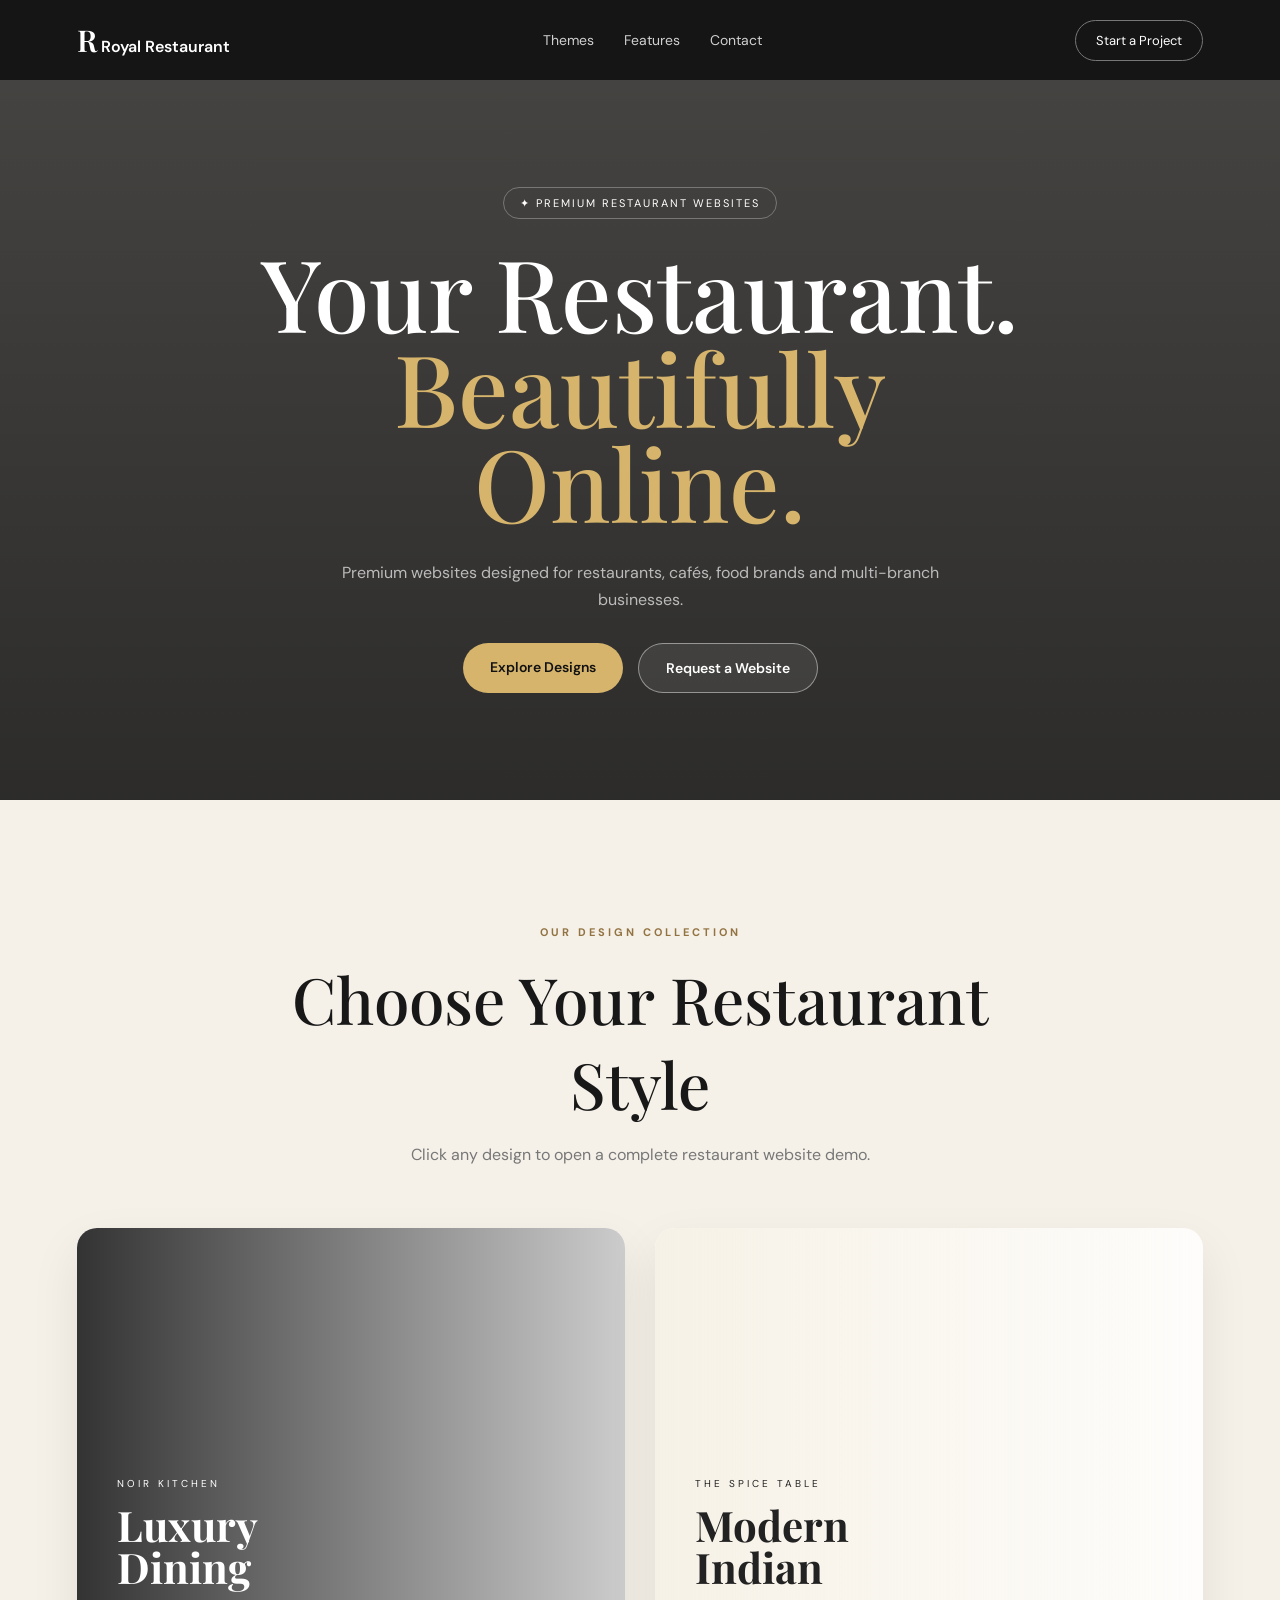
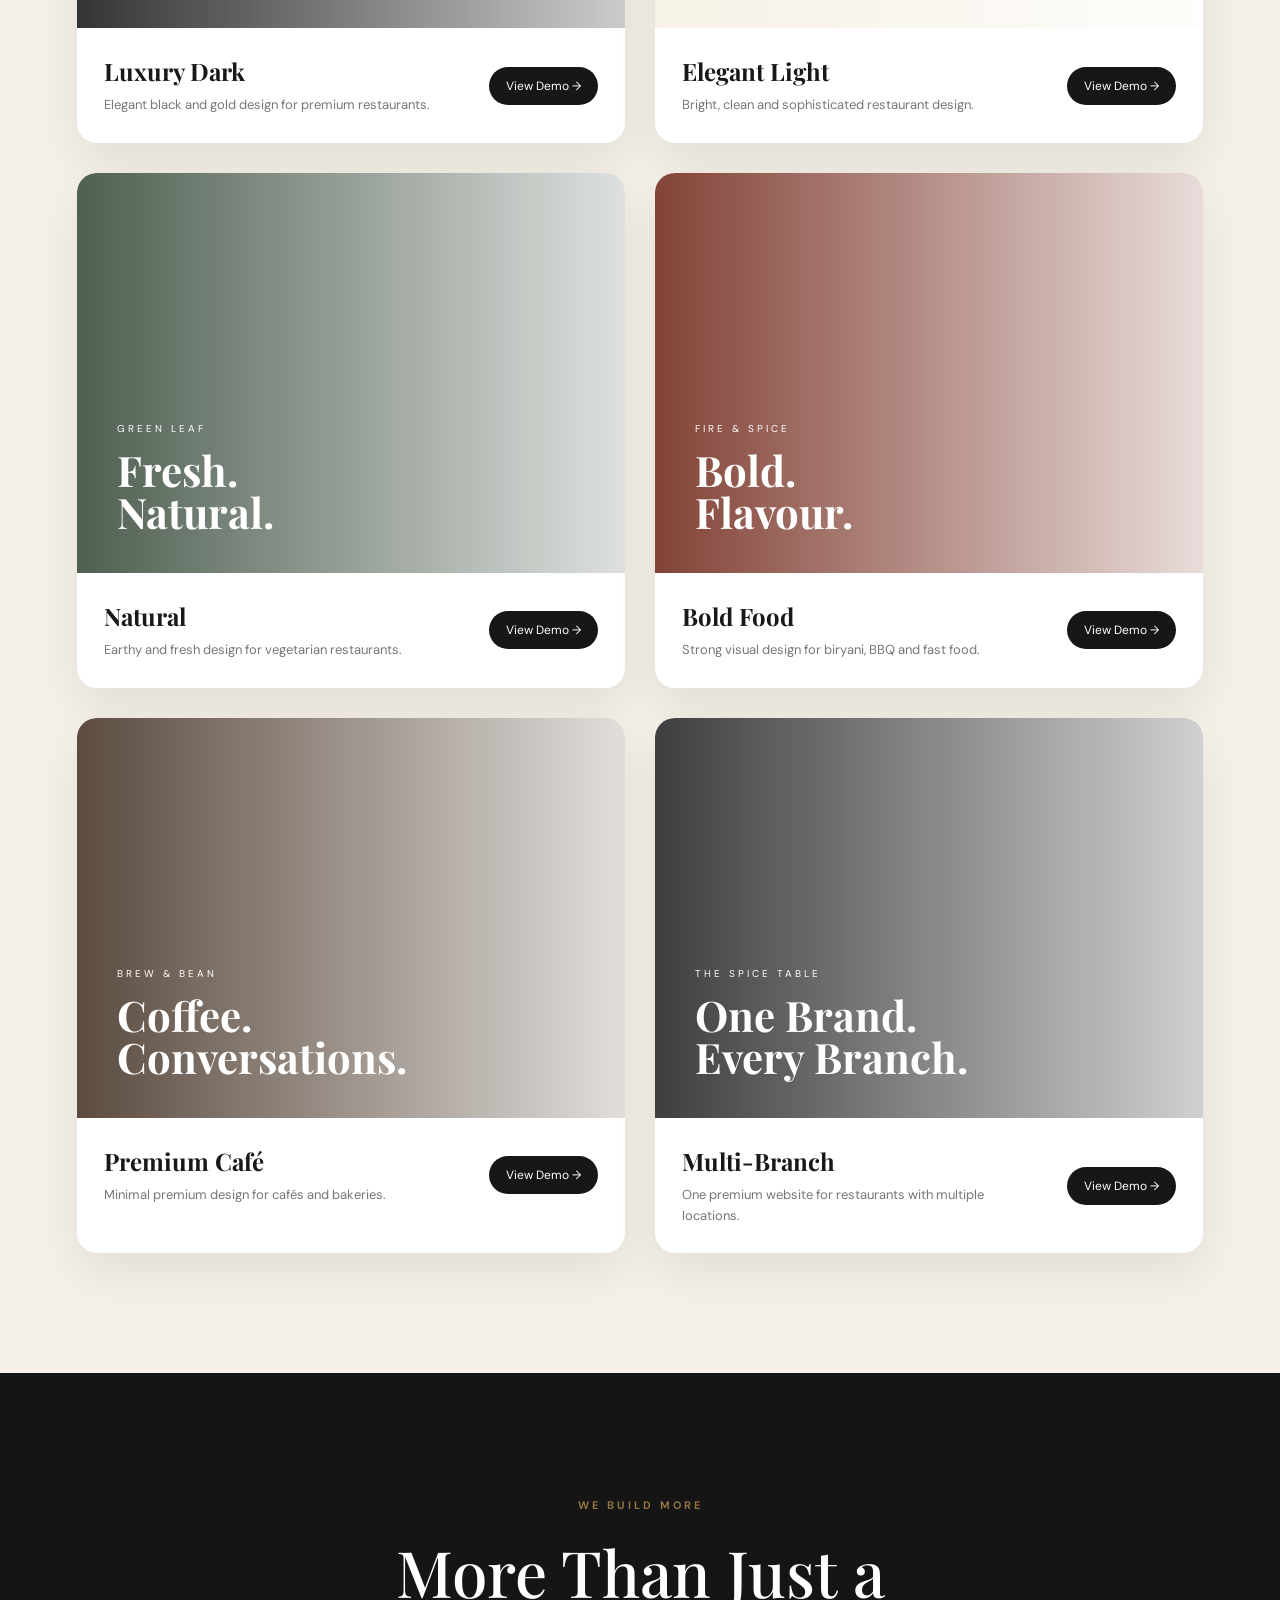
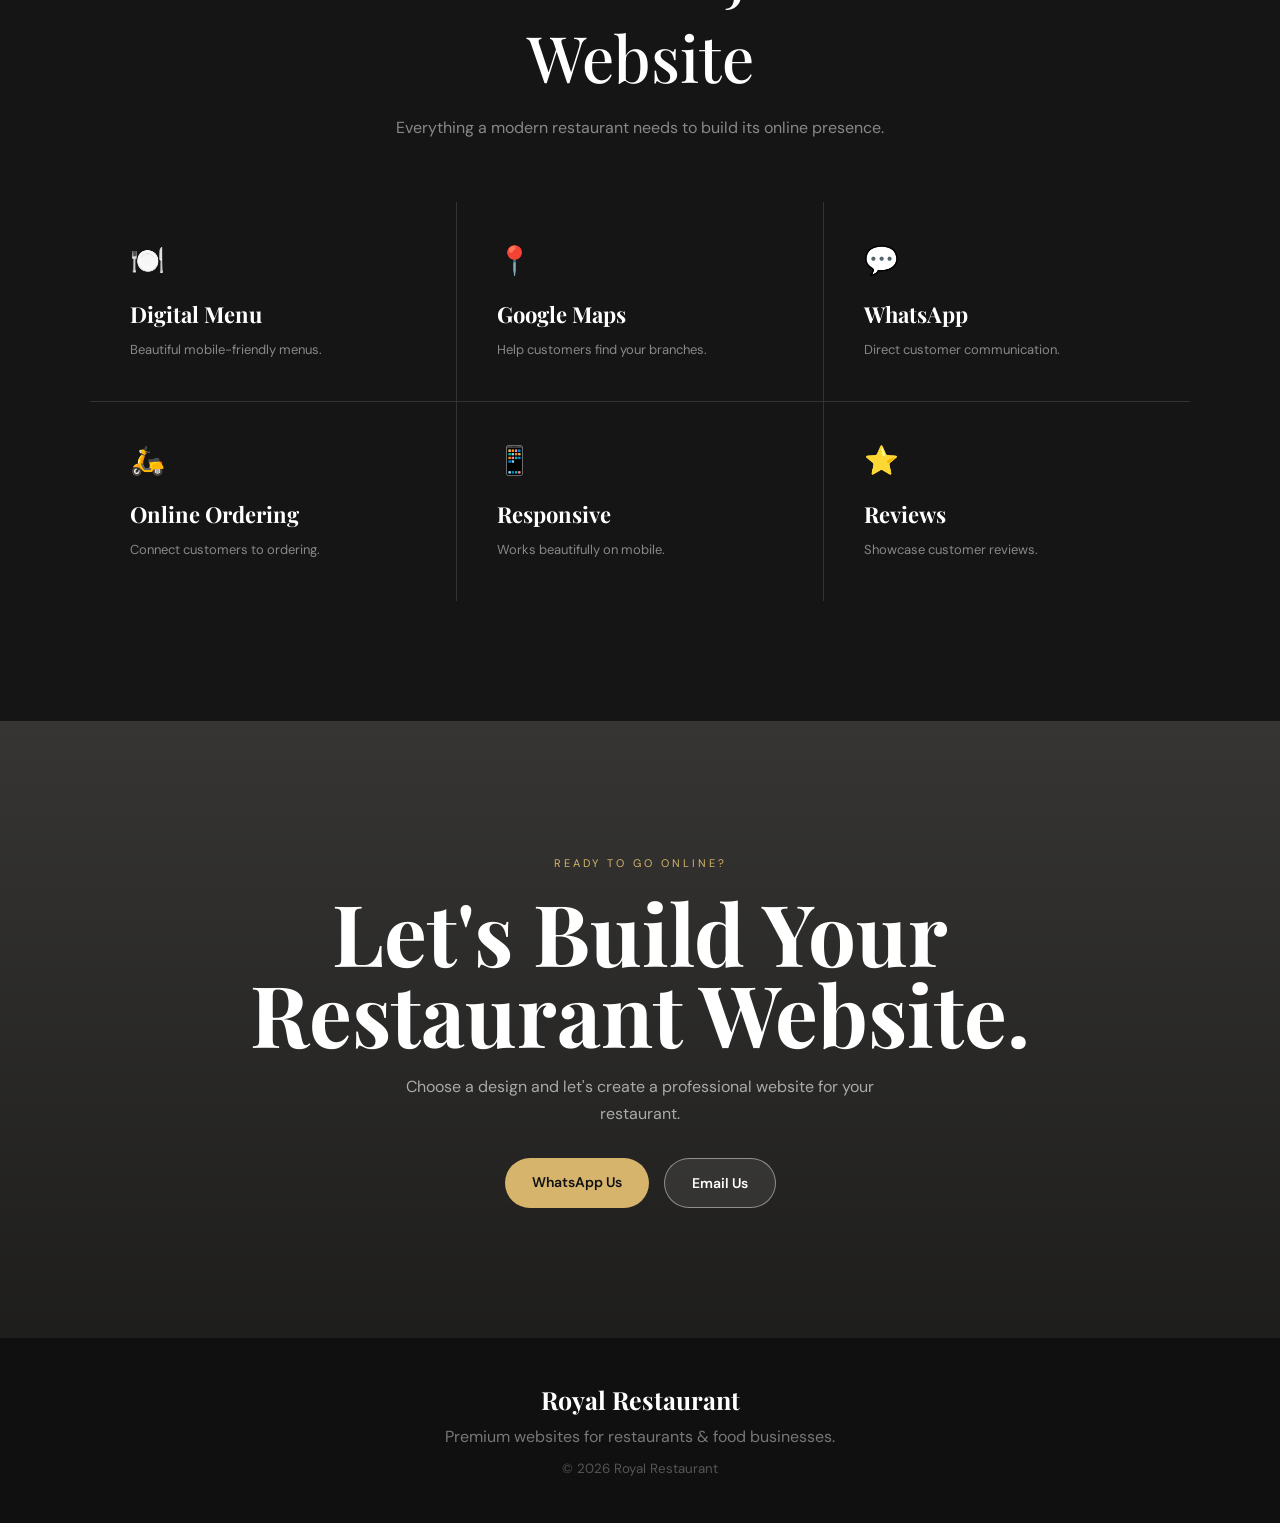
<file: index.html>
<!DOCTYPE html>
<html lang="en">
<head>
    <meta charset="UTF-8">
    <meta name="viewport" content="width=device-width, initial-scale=1.0">
    <title>
        Royal Restaurant| Premium Restaurant Websites
    </title>
    <!-- Google Fonts -->
    <link rel="preconnect" href="https://fonts.googleapis.com">
    <link rel="preconnect" href="https://fonts.gstatic.com" crossorigin>
    <link
        href="https://fonts.googleapis.com/css2?family=DM+Sans:wght@400;500;600;700&family=Playfair+Display:wght@500;600;700&display=swap"
        rel="stylesheet">
    <!-- Main CSS -->
    <link rel="stylesheet" href="style.css">
</head>
<body>
    <!-- =========================
         NAVIGATION
    ========================== -->

    <header class="navbar">

        <a href="index.html" class="logo">
            <span>R</span>
            Royal Restaurant
        </a>

        <nav>
            <a href="#themes">
                Themes
            </a>
            <a href="#features">
                Features
            </a>
            <a href="#contact">
                Contact
            </a>
        </nav>

        <a href="#contact" class="nav-button">
            Start a Project
        </a>

        <!-- Hamburger toggle button -->
        <button id="mobileMenuToggle" class="mobile-menu-toggle" type="button" aria-label="Toggle navigation menu" aria-expanded="false" aria-controls="mobileNavDrawer">
            <span class="hamburger-bar"></span>
            <span class="hamburger-bar"></span>
            <span class="hamburger-bar"></span>
        </button>
    </header>
    <!-- MOBILE NAVIGATION OVERLAY & DRAWER -->
    <div id="mobileNavBackdrop" class="mobile-nav-backdrop" aria-hidden="true"></div>
    <div id="mobileNavDrawer" class="mobile-nav-drawer" role="dialog" aria-modal="true" aria-label="Mobile Navigation">
        <div class="mobile-nav-header">
            <a href="index.html" class="logo">
                <span>R</span> Royal Restaurant
            </a>
            <button id="closeMobileMenuBtn" class="mobile-nav-close-btn" type="button" aria-label="Close navigation menu">&times;</button>
        </div>
        <nav class="mobile-nav-links">
            <a href="#themes" class="mobile-nav-link"><span>Themes</span><span class="link-arrow">→</span></a>
            <a href="#features" class="mobile-nav-link"><span>Features</span><span class="link-arrow">→</span></a>
            <a href="#contact" class="mobile-nav-link"><span>Contact</span><span class="link-arrow">→</span></a>
        </nav>
        <div class="mobile-nav-footer">
            <a href="#contact" class="mobile-nav-cta">Start a Project</a>
        </div>
    </div>
    <!-- =========================
         HERO
    ========================== -->

    <section class="hero">

        <div class="hero-content">


            <div class="badge">

                ✦ PREMIUM RESTAURANT WEBSITES

            </div>


            <h1>

                Your Restaurant.
                <br>

                <span>
                    Beautifully Online.
                </span>

            </h1>


            <p>

                Premium websites designed for restaurants,
                cafés, food brands and multi-branch businesses.

            </p>


            <div class="hero-buttons">


                <a href="#themes" class="button primary">

                    Explore Designs

                </a>


                <a href="#contact" class="button secondary">

                    Request a Website

                </a>


            </div>

        </div>

    </section>



    <!-- =========================
         DESIGN COLLECTION
    ========================== -->

    <section id="themes" class="section">


        <div class="section-heading">


            <span>
                OUR DESIGN COLLECTION
            </span>


            <h2>

                Choose Your Restaurant Style

            </h2>


            <p>

                Click any design to open a complete
                restaurant website demo.

            </p>


        </div>



        <div class="theme-grid">


            <!-- =====================
                 LUXURY DARK
            ====================== -->

            <article class="theme-card">


                <div class="theme-preview luxury-preview">


                    <div>

                        <small>
                            NOIR KITCHEN
                        </small>


                        <h3>

                            Luxury
                            <br>
                            Dining

                        </h3>

                    </div>


                </div>



                <div class="theme-info">


                    <div>

                        <h3>
                            Luxury Dark
                        </h3>


                        <p>

                            Elegant black and gold design
                            for premium restaurants.

                        </p>

                    </div>


                    <a href="luxury-dark.html" class="demo-button">

                        View Demo →

                    </a>


                </div>


            </article>



            <!-- =====================
                 ELEGANT LIGHT
            ====================== -->

            <article class="theme-card">


                <div class="theme-preview light-preview">


                    <div>

                        <small>
                            THE SPICE TABLE
                        </small>


                        <h3>

                            Modern
                            <br>
                            Indian

                        </h3>

                    </div>


                </div>



                <div class="theme-info">


                    <div>

                        <h3>
                            Elegant Light
                        </h3>


                        <p>

                            Bright, clean and sophisticated
                            restaurant design.

                        </p>

                    </div>


                    <a href="elegant-light.html" class="demo-button">

                        View Demo →

                    </a>


                </div>


            </article>



            <!-- =====================
                 NATURAL
            ====================== -->

            <article class="theme-card">


                <div class="theme-preview natural-preview">


                    <div>

                        <small>
                            GREEN LEAF
                        </small>


                        <h3>

                            Fresh.
                            <br>
                            Natural.

                        </h3>

                    </div>


                </div>
                <div class="theme-info">
                    <div>
                        <h3>
                            Natural
                        </h3>
                        <p>
                            Earthy and fresh design for
                            vegetarian restaurants.
                        </p>
                    </div>
                    <a href="natural.html" class="demo-button">

                        View Demo →

                    </a>


                </div>


            </article>

            <!-- =====================
                 BOLD FOOD
            ====================== -->

            <article class="theme-card">


                <div class="theme-preview bold-preview">


                    <div>

                        <small>
                            FIRE & SPICE
                        </small>


                        <h3>

                            Bold.
                            <br>
                            Flavour.

                        </h3>

                    </div>


                </div>



                <div class="theme-info">


                    <div>

                        <h3>
                            Bold Food
                        </h3>


                        <p>

                            Strong visual design for
                            biryani, BBQ and fast food.

                        </p>

                    </div>


                    <a href="bold-food.html" class="demo-button">

                        View Demo →

                    </a>


                </div>


            </article>



            <!-- =====================
                 PREMIUM CAFE
            ====================== -->

            <article class="theme-card">


                <div class="theme-preview cafe-preview">


                    <div>

                        <small>
                            BREW & BEAN
                        </small>


                        <h3>

                            Coffee.
                            <br>
                            Conversations.

                        </h3>

                    </div>


                </div>



                <div class="theme-info">


                    <div>

                        <h3>
                            Premium Café
                        </h3>


                        <p>

                            Minimal premium design for
                            cafés and bakeries.

                        </p>

                    </div>


                    <a href="premium-cafe.html" class="demo-button">

                        View Demo →

                    </a>


                </div>


            </article>



            <!-- =====================
                 MULTI-BRANCH
            ====================== -->

            <article class="theme-card">


                <div class="theme-preview multi-preview">


                    <div>

                        <small>
                            THE SPICE TABLE
                        </small>


                        <h3>

                            One Brand.
                            <br>
                            Every Branch.

                        </h3>

                    </div>


                </div>



                <div class="theme-info">


                    <div>

                        <h3>
                            Multi-Branch
                        </h3>


                        <p>

                            One premium website for restaurants
                            with multiple locations.

                        </p>

                    </div>
                    <a href="multi-branch/index.html" class="demo-button">
                        View Demo →
                    </a>
                </div>
            </article>
        </div>
    </section>

    <!-- =========================
         FEATURES
    ========================== -->

    <section id="features" class="features-section">


        <div class="section-heading light-heading">


            <span>
                WE BUILD MORE
            </span>


            <h2>

                More Than Just a Website

            </h2>


            <p>

                Everything a modern restaurant needs
                to build its online presence.

            </p>


        </div>



        <div class="features-grid">


            <div class="feature">

                <div class="feature-icon">
                    🍽️
                </div>

                <h3>
                    Digital Menu
                </h3>

                <p>
                    Beautiful mobile-friendly menus.
                </p>

            </div>



            <div class="feature">

                <div class="feature-icon">
                    📍
                </div>

                <h3>
                    Google Maps
                </h3>

                <p>
                    Help customers find your branches.
                </p>

            </div>



            <div class="feature">

                <div class="feature-icon">
                    💬
                </div>

                <h3>
                    WhatsApp
                </h3>

                <p>
                    Direct customer communication.
                </p>

            </div>



            <div class="feature">

                <div class="feature-icon">
                    🛵
                </div>

                <h3>
                    Online Ordering
                </h3>

                <p>
                    Connect customers to ordering.
                </p>

            </div>



            <div class="feature">

                <div class="feature-icon">
                    📱
                </div>

                <h3>
                    Responsive
                </h3>

                <p>
                    Works beautifully on mobile.
                </p>

            </div>



            <div class="feature">

                <div class="feature-icon">
                    ⭐
                </div>

                <h3>
                    Reviews
                </h3>

                <p>
                    Showcase customer reviews.
                </p>

            </div>


        </div>

    </section>




    <!-- =========================
         CONTACT / CTA
    ========================== -->

    <section id="contact" class="cta-section">


        <span>

            READY TO GO ONLINE?

        </span>


        <h2>

            Let's Build Your
            <br>

            Restaurant Website.

        </h2>


        <p>

            Choose a design and let's create a
            professional website for your restaurant.

        </p>



        <div class="hero-buttons">


            <a href="https://wa.me/918778960660?text=Hi%2C%20I%20am%20interested%20in%20a%20restaurant%20website."
                target="_blank" rel="noopener noreferrer" class="button primary">

                WhatsApp Us

            </a>


            <a href="mailto:splohith07@gmail.com" class="button secondary">

                Email Us

            </a>


        </div>


    </section>



    <!-- =========================
         FOOTER
    ========================== -->

    <footer>


        <h3>
            Royal Restaurant
        </h3>
        <p>
            Premium websites for restaurants
            & food businesses.
        </p>
        <small>
            © 2026 Royal Restaurant
        </small>
    </footer>
    <!-- JavaScript -->
    <script src="script.js"></script>
</body>

</html>
</file>
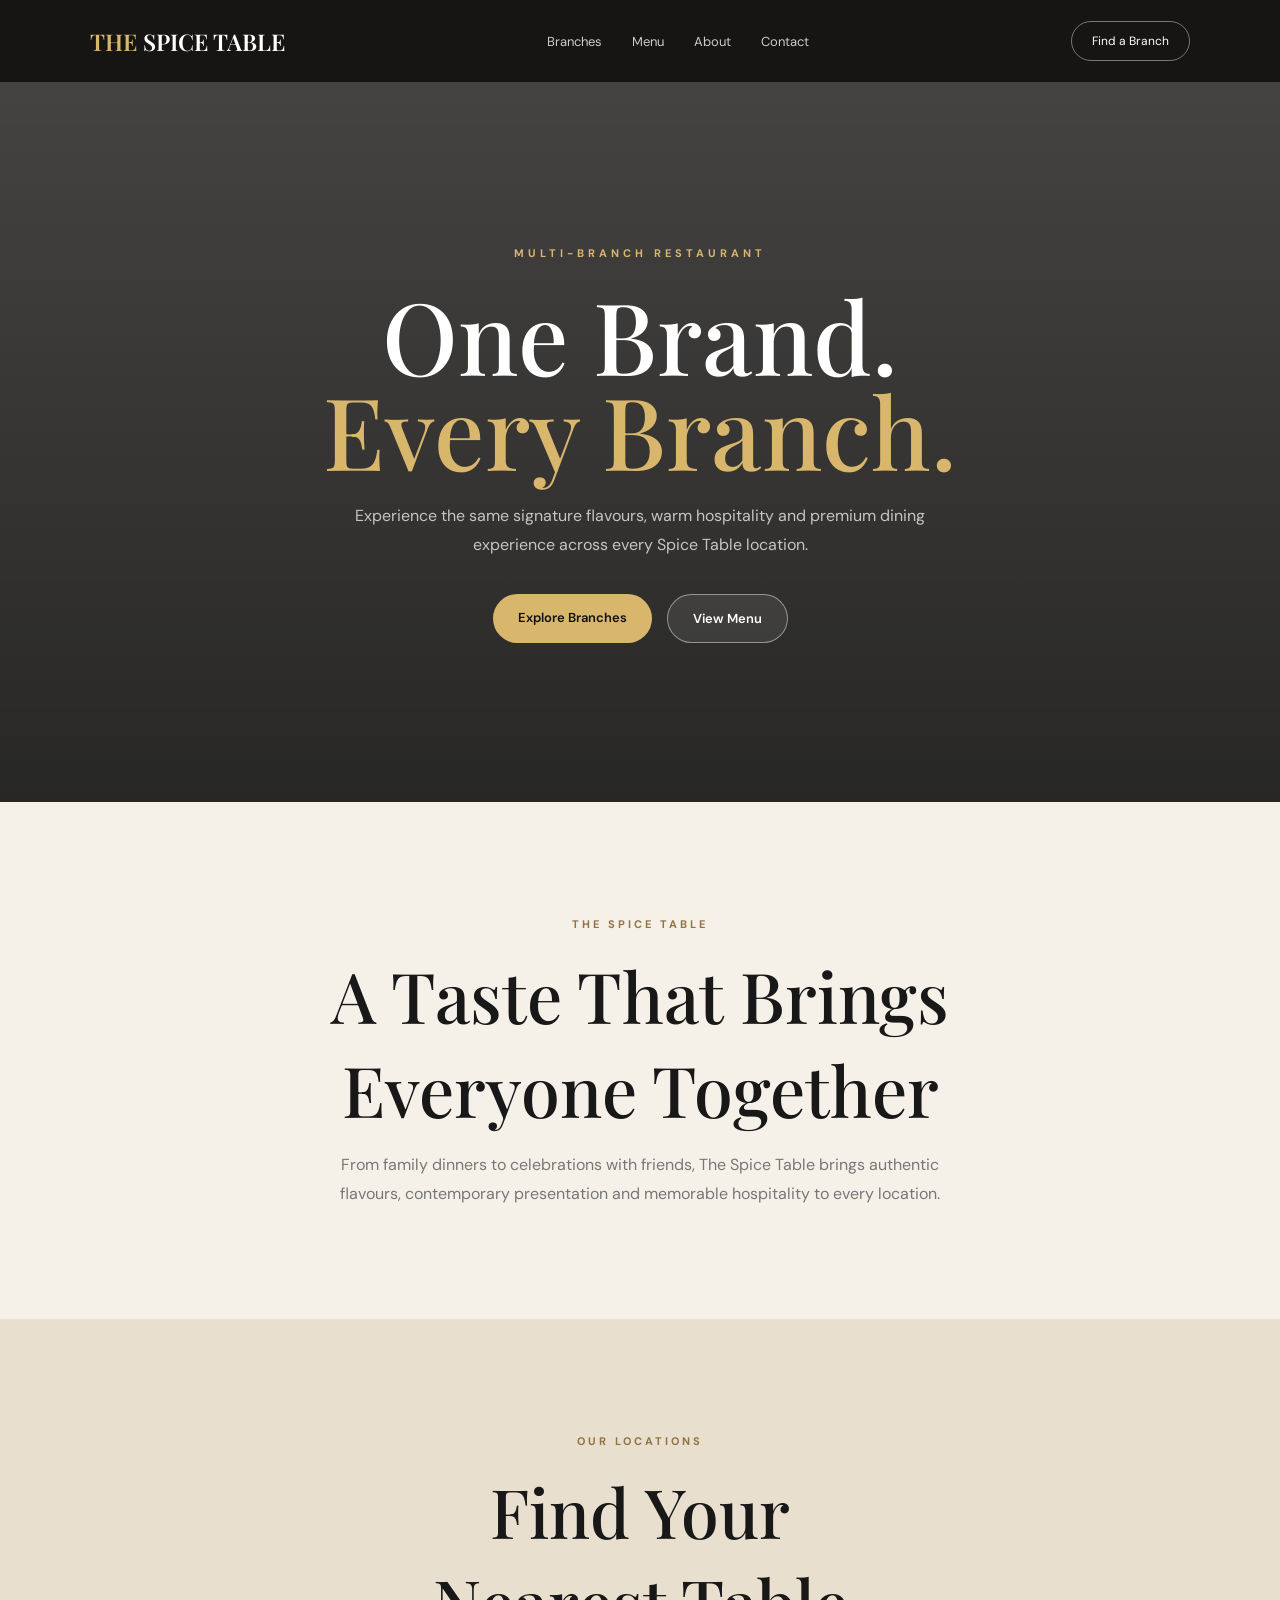
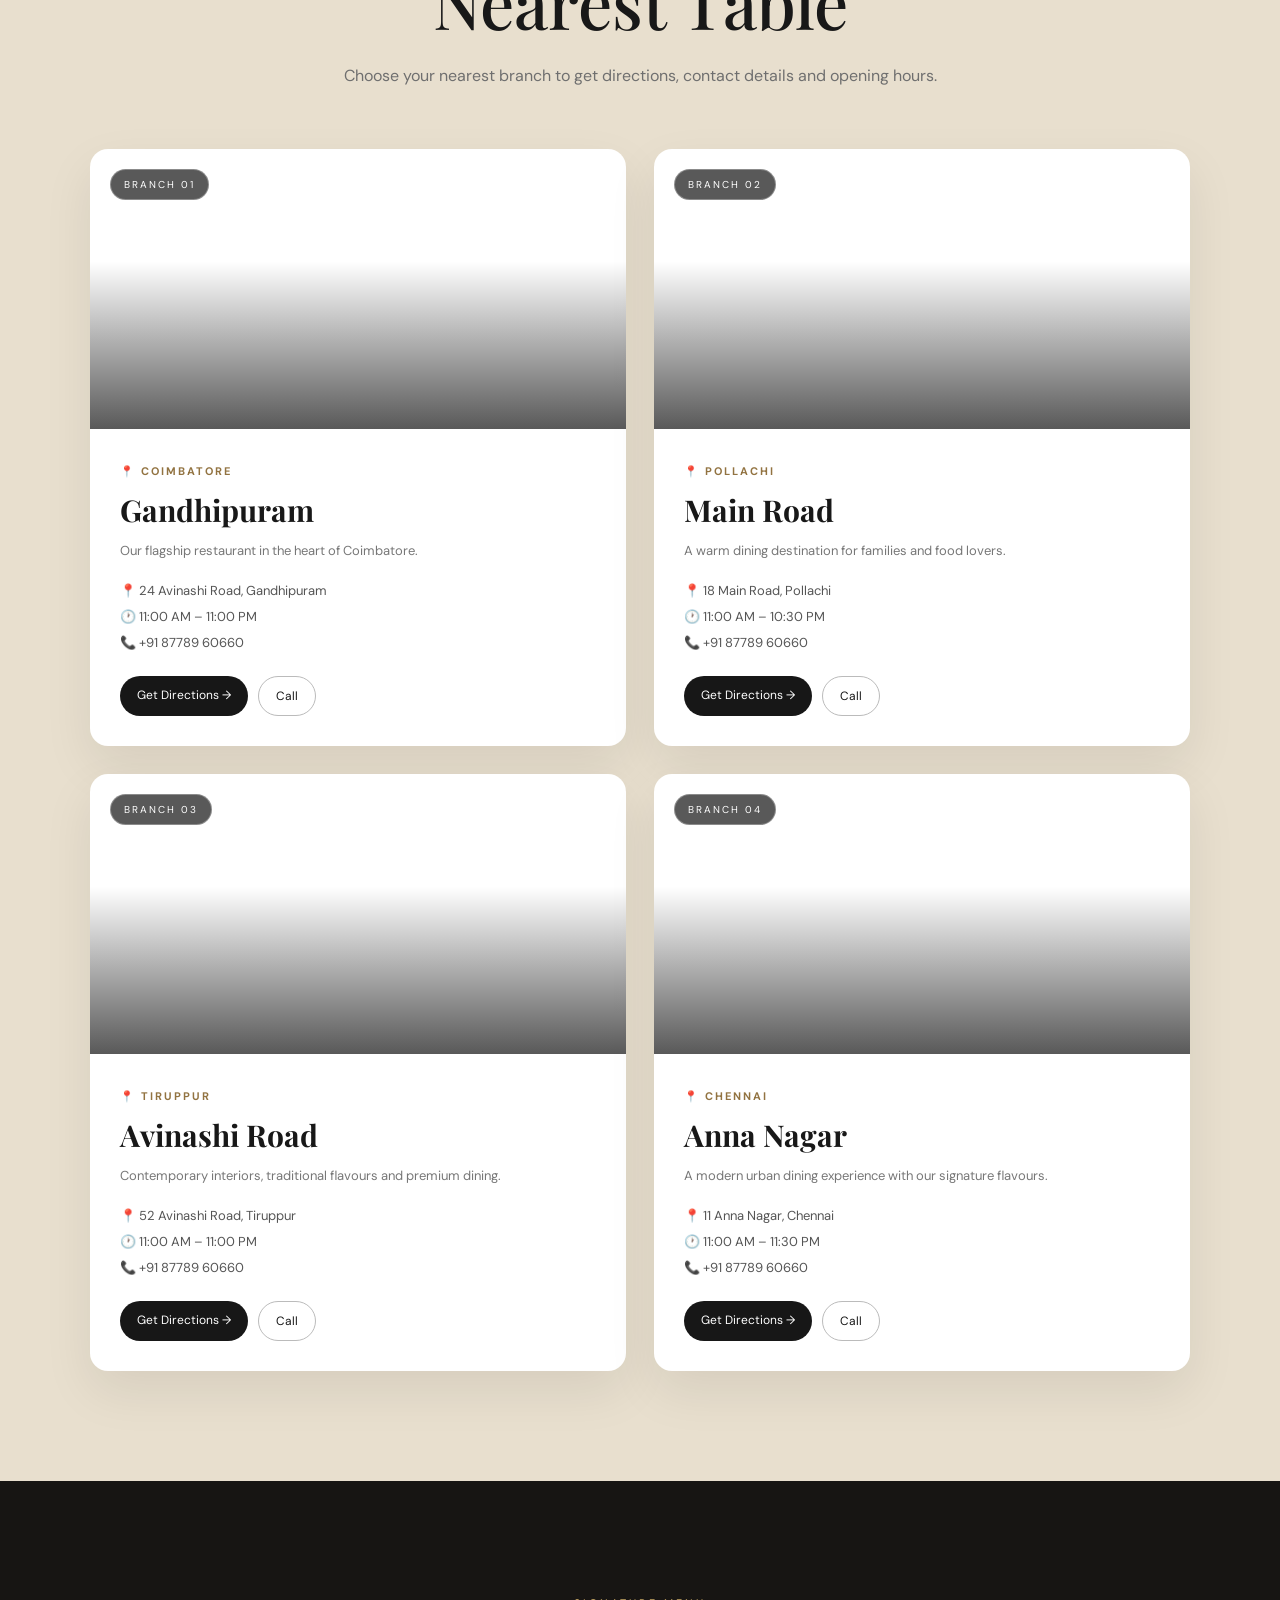
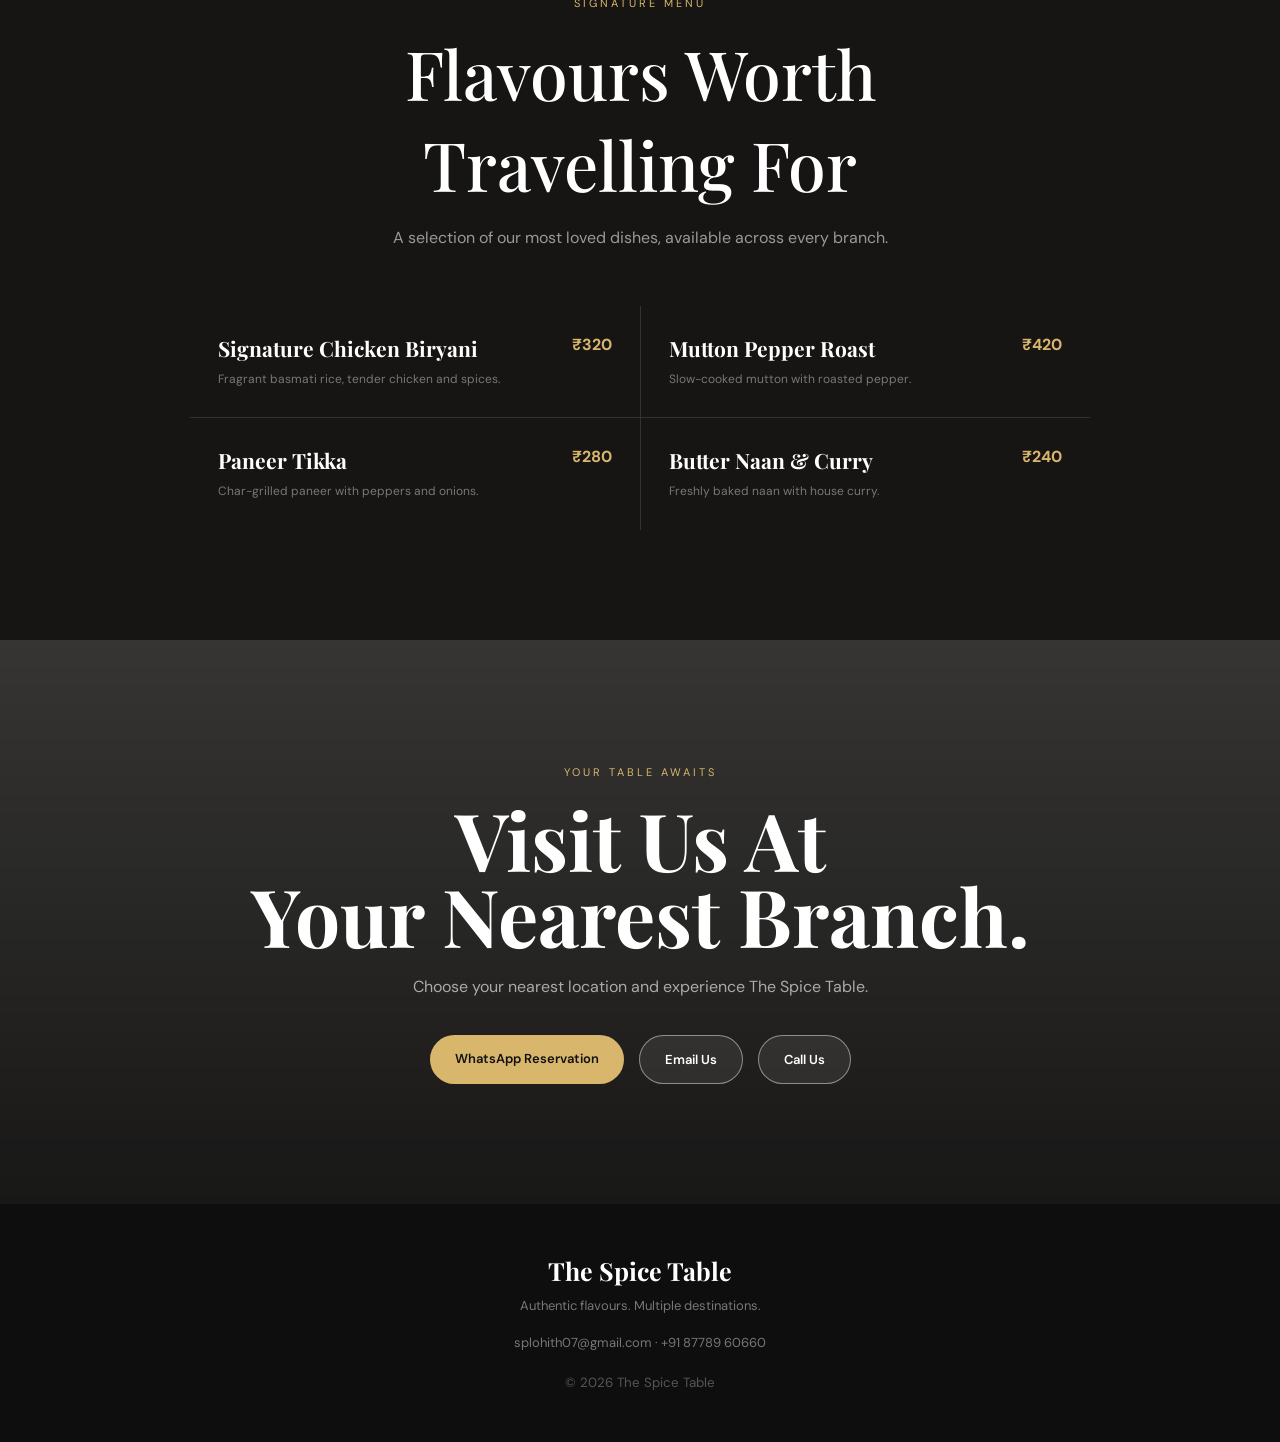
<file: multi-branch/index.html>
<!DOCTYPE html>
<html lang="en">

<head>

    <meta charset="UTF-8">

    <meta name="viewport" content="width=device-width, initial-scale=1.0">

    <title>The Spice Table | Multi-Branch Restaurant</title>

    <meta name="description" content="The Spice Table premium multi-branch restaurant website demo.">

    <link rel="preconnect" href="https://fonts.googleapis.com">

    <link rel="preconnect" href="https://fonts.gstatic.com" crossorigin>

    <link
        href="https://fonts.googleapis.com/css2?family=DM+Sans:wght@400;500;600;700&family=Playfair+Display:wght@500;600;700&display=swap"
        rel="stylesheet">

    <link rel="stylesheet" href="multi-branch.css">

</head>


<body>


    <!-- NAVBAR -->

    <header class="navbar">

        <a href="../index.html" class="logo">
            <span>THE</span> SPICE TABLE
        </a>

        <nav>

            <a href="#branches">
                Branches
            </a>

            <a href="#menu">
                Menu
            </a>

            <a href="#about">
                About
            </a>

            <a href="#contact">
                Contact
            </a>

        </nav>

        <a href="#branches" class="nav-button">

            Find a Branch

        </a>

    </header>



    <!-- HERO -->

    <section class="hero">

        <div class="hero-content">

            <span class="eyebrow">
                MULTI-BRANCH RESTAURANT
            </span>

            <h1>

                One Brand.
                <br>

                <span>Every Branch.</span>

            </h1>

            <p>

                Experience the same signature flavours,
                warm hospitality and premium dining
                experience across every Spice Table location.

            </p>


            <div class="hero-buttons">

                <a href="#branches" class="button primary">

                    Explore Branches

                </a>


                <a href="#menu" class="button secondary">

                    View Menu

                </a>

            </div>

        </div>

    </section>



    <!-- ABOUT -->

    <section class="about" id="about">

        <span>
            THE SPICE TABLE
        </span>

        <h2>

            A Taste That Brings
            <br>
            Everyone Together

        </h2>

        <p>

            From family dinners to celebrations with friends,
            The Spice Table brings authentic flavours,
            contemporary presentation and memorable
            hospitality to every location.

        </p>

    </section>



    <!-- BRANCHES -->

    <section class="branches" id="branches">


        <div class="section-heading">

            <span>
                OUR LOCATIONS
            </span>

            <h2>

                Find Your
                <br>
                Nearest Table

            </h2>

            <p>

                Choose your nearest branch to
                get directions, contact details
                and opening hours.

            </p>

        </div>



        <div class="branch-grid">


            <!-- BRANCH 1 -->

            <article class="branch-card">

                <div class="branch-image coimbatore">

                    <span class="branch-number">
                        BRANCH 01
                    </span>

                </div>


                <div class="branch-content">

                    <span class="location">
                        📍 COIMBATORE
                    </span>

                    <h3>
                        Gandhipuram
                    </h3>

                    <p>

                        Our flagship restaurant in
                        the heart of Coimbatore.

                    </p>


                    <div class="details">

                        <div>
                            📍 24 Avinashi Road,
                            Gandhipuram
                        </div>

                        <div>
                            🕐 11:00 AM – 11:00 PM
                        </div>

                        <div>
                            📞 +91 87789 60660
                        </div>

                    </div>


                    <div class="actions">

                        <a href="https://www.google.com/maps/search/?api=1&query=Gandhipuram+Coimbatore" target="_blank"
                            rel="noopener noreferrer" class="branch-button">

                            Get Directions →

                        </a>


                        <a href="tel:+918778960660" class="branch-button outline">

                            Call

                        </a>

                    </div>

                </div>

            </article>



            <!-- BRANCH 2 -->

            <article class="branch-card">

                <div class="branch-image pollachi">

                    <span class="branch-number">
                        BRANCH 02
                    </span>

                </div>


                <div class="branch-content">

                    <span class="location">
                        📍 POLLACHI
                    </span>

                    <h3>
                        Main Road
                    </h3>

                    <p>

                        A warm dining destination
                        for families and food lovers.

                    </p>


                    <div class="details">

                        <div>
                            📍 18 Main Road,
                            Pollachi
                        </div>

                        <div>
                            🕐 11:00 AM – 10:30 PM
                        </div>

                        <div>
                            📞 +91 87789 60660
                        </div>

                    </div>


                    <div class="actions">

                        <a href="https://www.google.com/maps/search/?api=1&query=Main+Road+Pollachi" target="_blank"
                            rel="noopener noreferrer" class="branch-button">

                            Get Directions →

                        </a>


                        <a href="tel:+918778960660" class="branch-button outline">

                            Call

                        </a>

                    </div>

                </div>

            </article>



            <!-- BRANCH 3 -->

            <article class="branch-card">

                <div class="branch-image tiruppur">

                    <span class="branch-number">
                        BRANCH 03
                    </span>

                </div>


                <div class="branch-content">

                    <span class="location">
                        📍 TIRUPPUR
                    </span>

                    <h3>
                        Avinashi Road
                    </h3>

                    <p>

                        Contemporary interiors,
                        traditional flavours and
                        premium dining.

                    </p>


                    <div class="details">

                        <div>
                            📍 52 Avinashi Road,
                            Tiruppur
                        </div>

                        <div>
                            🕐 11:00 AM – 11:00 PM
                        </div>

                        <div>
                            📞 +91 87789 60660
                        </div>

                    </div>


                    <div class="actions">

                        <a href="https://www.google.com/maps/search/?api=1&query=Avinashi+Road+Tiruppur" target="_blank"
                            rel="noopener noreferrer" class="branch-button">

                            Get Directions →

                        </a>


                        <a href="tel:+918778960660" class="branch-button outline">

                            Call

                        </a>

                    </div>

                </div>

            </article>



            <!-- BRANCH 4 -->

            <article class="branch-card">

                <div class="branch-image chennai">

                    <span class="branch-number">
                        BRANCH 04
                    </span>

                </div>


                <div class="branch-content">

                    <span class="location">
                        📍 CHENNAI
                    </span>

                    <h3>
                        Anna Nagar
                    </h3>

                    <p>

                        A modern urban dining experience
                        with our signature flavours.

                    </p>


                    <div class="details">

                        <div>
                            📍 11 Anna Nagar,
                            Chennai
                        </div>

                        <div>
                            🕐 11:00 AM – 11:30 PM
                        </div>

                        <div>
                            📞 +91 87789 60660
                        </div>

                    </div>


                    <div class="actions">

                        <a href="https://www.google.com/maps/search/?api=1&query=Anna+Nagar+Chennai" target="_blank"
                            rel="noopener noreferrer" class="branch-button">

                            Get Directions →

                        </a>


                        <a href="tel:+918778960660" class="branch-button outline">

                            Call

                        </a>

                    </div>

                </div>

            </article>


        </div>

    </section>



    <!-- MENU -->

    <section class="menu-section" id="menu">

        <span>
            SIGNATURE MENU
        </span>

        <h2>

            Flavours Worth
            <br>
            Travelling For

        </h2>

        <p>

            A selection of our most loved dishes,
            available across every branch.

        </p>


        <div class="menu-grid">


            <div class="menu-item">

                <div>

                    <h3>
                        Signature Chicken Biryani
                    </h3>

                    <p>
                        Fragrant basmati rice,
                        tender chicken and spices.
                    </p>

                </div>

                <strong>
                    ₹320
                </strong>

            </div>



            <div class="menu-item">

                <div>

                    <h3>
                        Mutton Pepper Roast
                    </h3>

                    <p>
                        Slow-cooked mutton with
                        roasted pepper.
                    </p>

                </div>

                <strong>
                    ₹420
                </strong>

            </div>



            <div class="menu-item">

                <div>

                    <h3>
                        Paneer Tikka
                    </h3>

                    <p>
                        Char-grilled paneer with
                        peppers and onions.
                    </p>

                </div>

                <strong>
                    ₹280
                </strong>

            </div>



            <div class="menu-item">

                <div>

                    <h3>
                        Butter Naan & Curry
                    </h3>

                    <p>
                        Freshly baked naan with
                        house curry.
                    </p>

                </div>

                <strong>
                    ₹240
                </strong>

            </div>


        </div>

    </section>



    <!-- CONTACT -->

    <section class="cta" id="contact">

        <span>
            YOUR TABLE AWAITS
        </span>

        <h2>

            Visit Us At
            <br>
            Your Nearest Branch.

        </h2>

        <p>

            Choose your nearest location
            and experience The Spice Table.

        </p>


        <div class="hero-buttons">

            <a href="https://wa.me/918778960660?text=Hi%2C%20I%20would%20like%20to%20make%20a%20reservation."
                target="_blank" rel="noopener noreferrer" class="button primary">

                WhatsApp Reservation

            </a>


            <a href="mailto:splohith07@gmail.com?subject=Table%20Reservation%20-%20The%20Spice%20Table"
                class="button secondary">

                Email Us

            </a>


            <a href="tel:+918778960660" class="button secondary">

                Call Us

            </a>

        </div>

    </section>



    <!-- FOOTER -->

    <footer>

        <h3>
            The Spice Table
        </h3>

        <p>
            Authentic flavours. Multiple destinations.
        </p>

        <p>
            <a href="mailto:splohith07@gmail.com">splohith07@gmail.com</a> · <a href="tel:+918778960660">+91 87789
                60660</a>
        </p>

        <small>
            © 2026 The Spice Table
        </small>

    </footer>


    <script src="multi-branch.js"></script>

</body>

</html>
</file>
<file: style.css>
* {
    margin: 0;
    padding: 0;
    box-sizing: border-box;
}

html {
    scroll-behavior: smooth;
    overflow-x: hidden;
    width: 100%;
}

body {
    font-family: "DM Sans", sans-serif;
    background: #f5f1e9;
    color: #181818;
    overflow-x: hidden;
    width: 100%;
    min-width: 320px;
}

img {
    max-width: 100%;
}

h1, h2, h3, p {
    overflow-wrap: break-word;
    word-break: break-word;
}

a {
    text-decoration: none;
    color: inherit;
}


/* =========================================
   NAVBAR
========================================= */

.navbar {
    height: 80px;
    padding: 0 6%;

    display: flex;
    align-items: center;
    justify-content: space-between;

    background: #151515;
    color: white;

    position: sticky;
    top: 0;
    z-index: 1000;
}

.logo {
    font-weight: 600;
}

.logo span {
    font-family: "Playfair Display";
    font-size: 30px;
}

nav {
    display: flex;
    gap: 30px;
}

nav a {
    font-size: 14px;
    opacity: .8;
}

nav a:hover {
    opacity: 1;
}

.nav-button {
    padding: 11px 20px;

    border: 1px solid #777;
    border-radius: 30px;

    font-size: 13px;
}

.nav-button:hover {
    border-color: white;
}


/* =========================================
   HERO
========================================= */

.hero {
    min-height: 720px;

    display: flex;
    align-items: center;
    justify-content: center;

    text-align: center;

    color: white;

    background:
        linear-gradient(rgba(0, 0, 0, .72),
            rgba(0, 0, 0, .82)),
        url("https://images.unsplash.com/photo-1515003197210-e0cd71810b5f?auto=format&fit=crop&w=2000&q=85") center / cover;
}

.hero-content {
    max-width: 850px;
    padding: 80px 25px;
}

.badge {
    display: inline-block;

    border: 1px solid #777;
    border-radius: 30px;

    padding: 8px 16px;

    font-size: 11px;
    letter-spacing: 2px;
}

.hero h1 {
    font-family: "Playfair Display";

    font-size: clamp(55px, 8vw, 100px);

    line-height: .95;
    font-weight: 500;

    margin-top: 25px;
}

.hero h1 span {
    color: #d6b46c;
}

.hero p {
    max-width: 600px;

    margin: 30px auto;

    color: #bbb;

    line-height: 1.7;
}

.hero-buttons {
    display: flex;

    justify-content: center;

    gap: 15px;

    flex-wrap: wrap;
}

.button {
    display: inline-block;

    padding: 15px 27px;

    border-radius: 40px;

    font-size: 14px;
    font-weight: 600;

    transition: .3s;
}

.button:hover {
    transform: translateY(-3px);
}

.primary {
    background: #d6b46c;
    color: #111;
}

.secondary {
    border: 1.5px solid rgba(255, 255, 255, 0.45);
    background: rgba(255, 255, 255, 0.08);
    color: #ffffff;
}

.secondary:hover {
    background: rgba(255, 255, 255, 0.2);
    border-color: #ffffff;
    color: #ffffff;
}


/* =========================================
   GENERAL SECTION
========================================= */

.section {
    padding: 120px 6%;
}

.section-heading {
    max-width: 700px;

    margin: 0 auto 60px;

    text-align: center;
}

.section-heading>span,
.eyebrow {
    font-size: 11px;

    letter-spacing: 3px;

    color: #927341;

    font-weight: 700;
}

.section-heading h2 {
    font-family: "Playfair Display";

    font-size: clamp(40px, 5vw, 65px);

    font-weight: 500;

    margin: 15px 0;
}

.section-heading p {
    color: #777;

    line-height: 1.7;
}


/* =========================================
   THEME GRID
========================================= */

.theme-grid {
    max-width: 1250px;

    margin: auto;

    display: grid;

    grid-template-columns: repeat(2, 1fr);

    gap: 30px;
}

.theme-card {
    background: white;

    border-radius: 20px;

    overflow: hidden;

    box-shadow:
        0 20px 50px rgba(0, 0, 0, .08);

    transition: .4s;
}

.theme-card:hover {
    transform: translateY(-8px);

    box-shadow:
        0 30px 65px rgba(0, 0, 0, .13);
}


/* =========================================
   THEME PREVIEW
========================================= */

.theme-preview {
    height: 400px;

    position: relative;

    display: flex;

    align-items: flex-end;

    padding: 40px;

    color: white;

    background-size: cover;
    background-position: center;

    overflow: hidden;
}

.theme-preview small {
    letter-spacing: 3px;

    font-size: 10px;
}

.theme-preview h3 {
    font-family: "Playfair Display";

    font-size: 42px;

    line-height: 1;

    margin-top: 12px;
}


/* =========================================
   LUXURY PREVIEW
========================================= */

.luxury-preview {
    background:
        linear-gradient(90deg,
            rgba(0, 0, 0, .8),
            rgba(0, 0, 0, .2)),
        url("https://images.unsplash.com/photo-1517248135467-4c7edcad34c4?auto=format&fit=crop&w=1200&q=85") center / cover;
}


/* =========================================
   LIGHT PREVIEW
========================================= */

.light-preview {
    color: #222;

    background:
        linear-gradient(90deg,
            rgba(245, 239, 226, .85),
            rgba(245, 239, 226, .15)),
        url("https://images.unsplash.com/photo-1515003197210-e0cd71810b5f?auto=format&fit=crop&w=1200&q=85") center / cover;
}


/* =========================================
   NATURAL PREVIEW
========================================= */

.natural-preview {
    background:
        linear-gradient(90deg,
            rgba(35, 55, 38, .8),
            rgba(35, 55, 38, .15)),
        url("https://images.unsplash.com/photo-1547592180-85f173990554?auto=format&fit=crop&w=1200&q=85") center / cover;
}


/* =========================================
   BOLD FOOD PREVIEW
========================================= */

.bold-preview {
    background:
        linear-gradient(90deg,
            rgba(100, 20, 5, .8),
            rgba(100, 20, 5, .15)),
        url("https://images.unsplash.com/photo-1544025162-d76694265947?auto=format&fit=crop&w=1200&q=85") center / cover;
}


/* =========================================
   PREMIUM CAFE PREVIEW
========================================= */

.cafe-preview {
    background:
        linear-gradient(90deg,
            rgba(50, 30, 15, .8),
            rgba(50, 30, 15, .15)),
        url("https://images.unsplash.com/photo-1495474472287-4d71bcdd2085?auto=format&fit=crop&w=1200&q=85") center / cover;
}


/* =========================================
   ⭐ MULTI-BRANCH PREVIEW
========================================= */

.multi-preview {
    background:
        linear-gradient(90deg,
            rgba(20, 20, 20, .82),
            rgba(20, 20, 20, .20)),
        url("https://images.unsplash.com/photo-1414235077428-338989a2e8c0?auto=format&fit=crop&w=1200&q=85") center / cover;

    color: white;
}


/* =========================================
   THEME INFORMATION
========================================= */

.theme-info {
    padding: 27px;

    display: flex;

    align-items: center;

    justify-content: space-between;

    gap: 20px;
}

.theme-info h3 {
    font-family: "Playfair Display";

    font-size: 24px;
}

.theme-info p {
    max-width: 330px;

    color: #777;

    font-size: 13px;

    line-height: 1.6;

    margin-top: 8px;
}

.demo-button {
    flex-shrink: 0;

    padding: 11px 17px;

    background: #171717;

    color: white;

    border-radius: 30px;

    font-size: 12px;

    transition: .3s;
}

.demo-button:hover {
    background: #927341;

    transform: translateY(-2px);
}


/* =========================================
   FEATURES
========================================= */

.features-section {
    padding: 120px 6%;

    background: #151515;

    color: white;
}

.light-heading h2 {
    color: white;
}

.light-heading p {
    color: #888;
}

.features-grid {
    max-width: 1100px;

    margin: auto;

    display: grid;

    grid-template-columns: repeat(3, 1fr);

    gap: 1px;

    background: #333;
}

.feature {
    padding: 40px;

    background: #151515;
}

.feature-icon {
    font-size: 28px;

    margin-bottom: 20px;
}

.feature h3 {
    font-family: "Playfair Display";

    font-size: 22px;

    margin-bottom: 10px;
}

.feature p {
    color: #888;

    font-size: 13px;

    line-height: 1.7;
}




/* =========================================
   CALL TO ACTION
========================================= */

.cta-section {
    padding: 130px 6%;

    text-align: center;

    color: white;

    background:
        linear-gradient(rgba(0, 0, 0, .78),
            rgba(0, 0, 0, .88)),
        url("https://images.unsplash.com/photo-1414235077428-338989a2e8c0?auto=format&fit=crop&w=2000&q=85") center / cover;
}

.cta-section>span {
    color: #d6b46c;

    font-size: 11px;

    letter-spacing: 3px;
}

.cta-section h2 {
    font-family: "Playfair Display";

    font-size: clamp(50px, 7vw, 85px);

    line-height: .95;

    margin: 20px 0;
}

.cta-section p {
    max-width: 550px;

    margin: 0 auto 30px;

    color: #aaa;

    line-height: 1.7;
}


/* =========================================
   FOOTER
========================================= */

footer {
    padding: 45px 6%;

    background: #101010;

    text-align: center;

    color: white;
}

footer h3 {
    font-family: "Playfair Display";

    font-size: 25px;
}

footer p {
    color: #777;

    margin: 10px 0;
}

footer small {
    color: #555;
}


/* =========================================
   MOBILE NAVIGATION DRAWER & HAMBURGER
========================================= */

/* Desktop view: hide all mobile menu elements */
@media (min-width: 901px) {
    .mobile-menu-toggle,
    .mobile-nav-backdrop,
    .mobile-nav-drawer {
        display: none !important;
    }
}

/* Hamburger toggle button */
.mobile-menu-toggle {
    display: none;
    flex-direction: column;
    justify-content: center;
    align-items: center;
    gap: 5px;
    width: 44px;
    height: 44px;
    min-width: 44px;
    min-height: 44px;
    background: transparent;
    border: 1px solid rgba(255, 255, 255, 0.3);
    border-radius: 8px;
    cursor: pointer;
    padding: 9px;
    transition: all 0.25s ease;
    z-index: 1001;
    -webkit-tap-highlight-color: transparent;
}

.mobile-menu-toggle:focus-visible {
    outline: 2px solid #d6b46c;
    outline-offset: 2px;
}

.hamburger-bar {
    display: block;
    width: 22px;
    height: 2px;
    background: #ffffff;
    border-radius: 2px;
    transition: transform 0.28s cubic-bezier(0.4, 0, 0.2, 1), opacity 0.25s ease, background-color 0.28s ease;
}

.mobile-menu-toggle.is-active .hamburger-bar:nth-child(1) {
    transform: translateY(7px) rotate(45deg);
    background: #d6b46c;
}
.mobile-menu-toggle.is-active .hamburger-bar:nth-child(2) {
    opacity: 0;
}
.mobile-menu-toggle.is-active .hamburger-bar:nth-child(3) {
    transform: translateY(-7px) rotate(-45deg);
    background: #d6b46c;
}

/* Mobile backdrop */
.mobile-nav-backdrop {
    display: none;
    position: fixed;
    top: 0;
    left: 0;
    right: 0;
    bottom: 0;
    background: rgba(0, 0, 0, 0.72);
    backdrop-filter: blur(5px);
    -webkit-backdrop-filter: blur(5px);
    z-index: 1998;
    opacity: 0;
    transition: opacity 0.3s ease;
}

.mobile-nav-backdrop.is-open {
    display: block;
    opacity: 1;
}

/* Mobile drawer */
.mobile-nav-drawer {
    position: fixed;
    top: 0;
    right: 0;
    width: min(340px, 86vw);
    height: 100vh;
    height: 100dvh;
    max-height: 100vh;
    max-height: 100dvh;
    background: #151515;
    color: white;
    border-left: 1px solid #282828;
    z-index: 1999;
    display: flex;
    flex-direction: column;
    transform: translateX(100%);
    transition: transform 0.35s cubic-bezier(0.16, 1, 0.3, 1);
    visibility: hidden;
    overflow-y: auto;
    overflow-x: hidden;
    -webkit-overflow-scrolling: touch;
    overscroll-behavior: contain;
    padding-top: env(safe-area-inset-top, 0);
    padding-bottom: env(safe-area-inset-bottom, 0);
    box-shadow: -10px 0 40px rgba(0, 0, 0, 0.6);
}

.mobile-nav-drawer.is-open {
    transform: translateX(0);
    visibility: visible;
}

.mobile-nav-header {
    flex-shrink: 0;
    position: sticky;
    top: 0;
    z-index: 2;
    display: flex;
    align-items: center;
    justify-content: space-between;
    padding: 18px 22px;
    border-bottom: 1px solid #252525;
    background: #151515;
}

.mobile-nav-header .logo {
    font-size: 18px;
}

.mobile-nav-close-btn {
    background: transparent;
    border: 1px solid #3a3a3a;
    color: white;
    font-size: 26px;
    line-height: 1;
    width: 44px;
    height: 44px;
    min-width: 44px;
    min-height: 44px;
    border-radius: 8px;
    cursor: pointer;
    display: flex;
    align-items: center;
    justify-content: center;
    transition: all 0.2s ease;
    -webkit-tap-highlight-color: transparent;
}

.mobile-nav-close-btn:focus-visible {
    outline: 2px solid #d6b46c;
    outline-offset: 2px;
}

.mobile-nav-links {
    display: flex;
    flex-direction: column;
    padding: 14px 18px;
    gap: 5px;
    flex: 1 0 auto;
}

.mobile-nav-link {
    display: flex;
    align-items: center;
    justify-content: space-between;
    padding: 13px 16px;
    min-height: 44px;
    border-radius: 10px;
    color: #e0e0e0;
    font-size: 15px;
    font-weight: 500;
    text-decoration: none;
    transition: all 0.2s ease;
    -webkit-tap-highlight-color: transparent;
}

.mobile-nav-link:hover {
    background: rgba(214, 180, 108, 0.12);
    color: #d6b46c;
}

.mobile-nav-link .link-arrow {
    color: #777;
    font-size: 14px;
    transition: transform 0.2s ease;
}

.mobile-nav-link:hover .link-arrow {
    color: #d6b46c;
    transform: translateX(4px);
}

.mobile-nav-footer {
    flex-shrink: 0;
    margin-top: auto;
    padding: 16px 20px calc(20px + env(safe-area-inset-bottom, 0));
    border-top: 1px solid #252525;
}

.mobile-nav-cta {
    display: flex;
    align-items: center;
    justify-content: center;
    width: 100%;
    min-height: 44px;
    padding: 12px 20px;
    background: #d6b46c;
    color: #111;
    border-radius: 30px;
    font-size: 14px;
    font-weight: 600;
    text-align: center;
    text-decoration: none;
    transition: all 0.25s ease;
}


/* =========================================
   TABLET BREAKPOINTS (601px – 900px)
========================================= */

@media (max-width: 900px) {

    .navbar {
        height: 72px;
        padding: 0 clamp(16px, 4vw, 5%);
    }

    .navbar nav,
    .nav-button {
        display: none !important;
    }

    .mobile-menu-toggle {
        display: flex;
    }

    .theme-grid {
        grid-template-columns: repeat(2, minmax(0, 1fr));
        gap: 20px;
    }

    .features-grid {
        grid-template-columns: 1fr 1fr;
        gap: 20px;
    }

    .hero h1 {
        font-size: clamp(40px, 7vw, 75px);
    }

    .section,
    .features-section {
        padding: clamp(65px, 8vw, 90px) clamp(18px, 5vw, 6%);
    }

}


/* =========================================
   INTERMEDIATE TABLET/MOBILE (<= 720px)
========================================= */

@media (max-width: 720px) {

    .theme-grid {
        grid-template-columns: 1fr;
    }

}


/* =========================================
   MOBILE BREAKPOINTS (320px – 600px)
========================================= */

@media (max-width: 600px) {

    .navbar {
        height: 68px;
        padding: 0 4.5%;
    }

    .logo {
        font-size: 15px;
    }

    .logo span {
        font-size: 24px;
    }

    .hero {
        min-height: clamp(520px, 80vh, 650px);
    }

    .hero-content {
        padding: clamp(50px, 10vh, 80px) 16px;
    }

    .hero h1 {
        font-size: clamp(34px, 8.5vw, 55px);
        margin-top: 18px;
    }

    .hero p {
        font-size: 14px;
        line-height: 1.6;
        margin: 20px auto;
    }

    .hero-buttons {
        flex-direction: column;
        width: 100%;
        max-width: 320px;
        margin: 0 auto;
        gap: 10px;
    }

    .button {
        width: 100%;
        min-height: 46px;
        display: inline-flex;
        align-items: center;
        justify-content: center;
        text-align: center;
        padding: 13px 20px;
        font-size: 14px;
    }

    .section,
    .features-section {
        padding: clamp(50px, 8vw, 75px) 5%;
    }

    .section-heading {
        margin: 0 auto 40px;
    }

    .section-heading h2 {
        font-size: clamp(28px, 7vw, 42px);
    }

    .section-heading p {
        font-size: 14px;
    }

    .theme-preview {
        height: clamp(240px, 45vw, 300px);
        padding: 20px;
    }

    .theme-preview h3 {
        font-size: clamp(26px, 6vw, 34px);
    }

    .theme-info {
        padding: 22px 18px;
        align-items: stretch;
        flex-direction: column;
        gap: 16px;
    }

    .theme-info h3 {
        font-size: 20px;
    }

    .theme-info p {
        font-size: 13px;
    }

    .demo-button {
        width: 100%;
        min-height: 44px;
        display: inline-flex;
        align-items: center;
        justify-content: center;
        text-align: center;
        padding: 12px;
        font-size: 13px;
    }

    .features-grid {
        grid-template-columns: 1fr;
        gap: 16px;
    }

    .feature {
        padding: 24px 20px;
    }

    .cta-section {
        padding: clamp(55px, 9vw, 80px) 5%;
    }

    .cta-section h2 {
        font-size: clamp(28px, 7vw, 42px);
    }

    .cta-section p {
        font-size: 14px;
    }

    .cta-section .hero-buttons {
        flex-direction: column;
        width: 100%;
        max-width: 320px;
        margin: 0 auto;
        gap: 10px;
    }

    footer {
        padding: 40px 5%;
    }

    footer h3 {
        font-size: 22px;
    }

    footer p {
        font-size: 13px;
    }

}
</file>
<file: multi-branch/multi-branch.css>
* {
    margin: 0;
    padding: 0;
    box-sizing: border-box;
}

html {
    scroll-behavior: smooth;
}

body {
    font-family: "DM Sans", sans-serif;
    background: #f5f1e9;
    color: #181818;
}

a {
    text-decoration: none;
    color: inherit;
}


/* NAVBAR */

.navbar {
    height: 82px;
    padding: 0 7%;

    display: flex;
    align-items: center;
    justify-content: space-between;

    background: #171513;
    color: white;

    position: sticky;
    top: 0;
    z-index: 1000;
}

.logo {
    font-family: "Playfair Display";
    font-size: 23px;
    font-weight: 600;
}

.logo span {
    color: #d8b66c;
}

nav {
    display: flex;
    gap: 30px;
}

nav a {
    color: #ccc;
    font-size: 13px;
    transition: .3s;
}

nav a:hover {
    color: #d8b66c;
}

.nav-button {
    padding: 11px 20px;

    border: 1px solid #777;
    border-radius: 30px;

    font-size: 12px;

    transition: .3s;
}

.nav-button:hover {
    background: #d8b66c;
    color: #111;
}


/* HERO */

.hero {
    min-height: 720px;

    display: flex;
    align-items: center;
    justify-content: center;

    text-align: center;

    color: white;

    background:
        linear-gradient(rgba(0, 0, 0, .72),
            rgba(0, 0, 0, .84)),
        url("https://images.unsplash.com/photo-1517248135467-4c7edcad34c4?auto=format&fit=crop&w=2000&q=85") center/cover;
}

.hero-content {
    max-width: 900px;
    padding: 80px 25px;
}

.eyebrow {
    color: #d8b66c;

    font-size: 11px;
    font-weight: 700;

    letter-spacing: 4px;
}

.hero h1 {
    font-family: "Playfair Display";

    font-size: clamp(55px, 8vw, 100px);

    font-weight: 500;

    line-height: .95;

    margin: 25px 0;
}

.hero h1 span {
    color: #d8b66c;
}

.hero p {
    max-width: 650px;

    margin: auto;

    color: #c5c5c5;

    line-height: 1.8;
}

.hero-buttons {
    margin-top: 35px;

    display: flex;
    justify-content: center;

    gap: 15px;

    flex-wrap: wrap;
}

.button {
    padding: 15px 25px;

    border-radius: 40px;

    font-size: 13px;
    font-weight: 600;

    transition: .3s;
}

.button:hover {
    transform: translateY(-3px);
}

.primary {
    background: #d8b66c;
    color: #111;
}

.secondary {
    border: 1.5px solid rgba(255, 255, 255, 0.45);
    background: rgba(255, 255, 255, 0.08);
    color: #ffffff;
}

.secondary:hover {
    background: rgba(255, 255, 255, 0.2);
    border-color: #ffffff;
    color: #ffffff;
}


/* ABOUT */

.about {
    padding: 110px 7%;

    text-align: center;
}

.about>span {
    color: #927341;

    font-size: 11px;
    letter-spacing: 3px;
    font-weight: 700;
}

.about h2 {
    font-family: "Playfair Display";

    font-size: clamp(42px, 6vw, 70px);

    font-weight: 500;

    margin: 15px 0;
}

.about p {
    max-width: 650px;

    margin: auto;

    color: #777;

    line-height: 1.8;
}


/* BRANCH SECTION */

.branches {
    padding: 110px 7%;

    background: #e8dfce;
}

.section-heading {
    text-align: center;

    max-width: 700px;

    margin: 0 auto 60px;
}

.section-heading span {
    color: #927341;

    font-size: 11px;
    letter-spacing: 3px;
    font-weight: 700;
}

.section-heading h2 {
    font-family: "Playfair Display";

    font-size: clamp(42px, 6vw, 68px);

    font-weight: 500;

    margin: 15px 0;
}

.section-heading p {
    color: #6f6f6f;

    line-height: 1.7;
}


/* BRANCH GRID */

.branch-grid {
    max-width: 1250px;

    margin: auto;

    display: grid;

    grid-template-columns: repeat(2, 1fr);

    gap: 28px;
}

.branch-card {
    background: white;

    border-radius: 18px;

    overflow: hidden;

    box-shadow: 0 20px 50px rgba(0, 0, 0, .08);

    transition: .4s;
}

.branch-card:hover {
    transform: translateY(-8px);
}


/* BRANCH IMAGES */

.branch-image {
    height: 280px;

    background-size: cover;
    background-position: center;

    position: relative;
}

.branch-image::after {
    content: "";

    position: absolute;

    inset: 0;

    background:
        linear-gradient(transparent 40%,
            rgba(0, 0, 0, .65));
}

.branch-number {
    position: absolute;

    top: 20px;
    left: 20px;

    z-index: 2;

    padding: 8px 13px;

    background: rgba(0, 0, 0, .65);

    color: white;

    border: 1px solid rgba(255, 255, 255, .3);

    border-radius: 30px;

    font-size: 10px;

    letter-spacing: 2px;
}

.coimbatore {
    background-image:
        url("https://images.unsplash.com/photo-1517248135467-4c7edcad34c4?auto=format&fit=crop&w=1200&q=85");
}

.pollachi {
    background-image:
        url("https://images.unsplash.com/photo-1515003197210-e0cd71810b5f?auto=format&fit=crop&w=1200&q=85");
}

.tiruppur {
    background-image:
        url("https://images.unsplash.com/photo-1514933651103-005eec06c04b?auto=format&fit=crop&w=1200&q=85");
}

.chennai {
    background-image:
        url("https://images.unsplash.com/photo-1552566626-52f8b828add9?auto=format&fit=crop&w=1200&q=85");
}


/* BRANCH CONTENT */

.branch-content {
    padding: 30px;
}

.location {
    color: #927341;

    font-size: 11px;

    font-weight: 700;

    letter-spacing: 2px;
}

.branch-content h3 {
    font-family: "Playfair Display";

    font-size: 30px;

    margin: 10px 0;
}

.branch-content p {
    color: #777;

    font-size: 13px;

    line-height: 1.7;

    margin-bottom: 20px;
}

.details {
    display: grid;

    gap: 9px;

    color: #555;

    font-size: 13px;

    margin-bottom: 25px;
}

.actions {
    display: flex;

    gap: 10px;

    flex-wrap: wrap;
}

.branch-button {
    padding: 11px 17px;

    border-radius: 30px;

    background: #171717;

    color: white;

    font-size: 12px;

    transition: .3s;
}

.branch-button:hover {
    background: #927341;
}

.branch-button.outline {
    background: transparent;

    color: #171717;

    border: 1px solid #bbb;
}


/* MENU */

.menu-section {
    padding: 110px 7%;

    background: #171513;

    color: white;

    text-align: center;
}

.menu-section>span {
    color: #d8b66c;

    font-size: 11px;

    letter-spacing: 3px;
}

.menu-section h2 {
    font-family: "Playfair Display";

    font-size: clamp(42px, 6vw, 68px);

    font-weight: 500;

    margin: 15px 0;
}

.menu-section>p {
    max-width: 600px;

    margin: auto;

    color: #999;

    line-height: 1.7;
}

.menu-grid {
    max-width: 900px;

    margin: 55px auto 0;

    display: grid;

    grid-template-columns: 1fr 1fr;

    gap: 1px;

    background: #333;
}

.menu-item {
    padding: 28px;

    background: #171513;

    text-align: left;

    display: flex;

    justify-content: space-between;

    gap: 20px;
}

.menu-item h3 {
    font-family: "Playfair Display";

    font-size: 21px;
}

.menu-item p {
    margin-top: 8px;

    color: #777;

    font-size: 12px;

    line-height: 1.6;
}

.menu-item strong {
    color: #d8b66c;

    white-space: nowrap;
}


/* CTA */

.cta {
    padding: 120px 7%;

    text-align: center;

    color: white;

    background:
        linear-gradient(rgba(0, 0, 0, .78),
            rgba(0, 0, 0, .9)),
        url("https://images.unsplash.com/photo-1414235077428-338989a2e8c0?auto=format&fit=crop&w=2000&q=85") center/cover;
}

.cta>span {
    color: #d8b66c;

    font-size: 11px;

    letter-spacing: 3px;
}

.cta h2 {
    font-family: "Playfair Display";

    font-size: clamp(45px, 7vw, 80px);

    line-height: .95;

    margin: 20px 0;
}

.cta p {
    max-width: 600px;

    margin: 0 auto;

    color: #aaa;

    line-height: 1.7;
}


/* FOOTER */

footer {
    padding: 50px 7%;

    text-align: center;

    background: #0e0e0e;

    color: white;
}

footer h3 {
    font-family: "Playfair Display";

    font-size: 25px;
}

footer p {
    color: #777;

    margin: 10px 0 20px;

    font-size: 13px;
}

footer small {
    color: #555;
}


/* TABLET */

@media(max-width: 900px) {

    nav {
        display: none;
    }

    .branch-grid {
        grid-template-columns: 1fr;
    }

    .menu-grid {
        grid-template-columns: 1fr;
    }

}


/* MOBILE */

@media(max-width: 600px) {

    .navbar {
        padding: 0 5%;
    }

    .nav-button {
        display: none;
    }

    .hero {
        min-height: 650px;
    }

    .about,
    .branches,
    .menu-section,
    .cta {
        padding: 80px 5%;
    }

    .branch-image {
        height: 230px;
    }

    .branch-content {
        padding: 24px;
    }

    .actions {
        flex-direction: column;
    }

    .branch-button {
        text-align: center;
    }

    .menu-item {
        flex-direction: column;
    }

}
</file>
